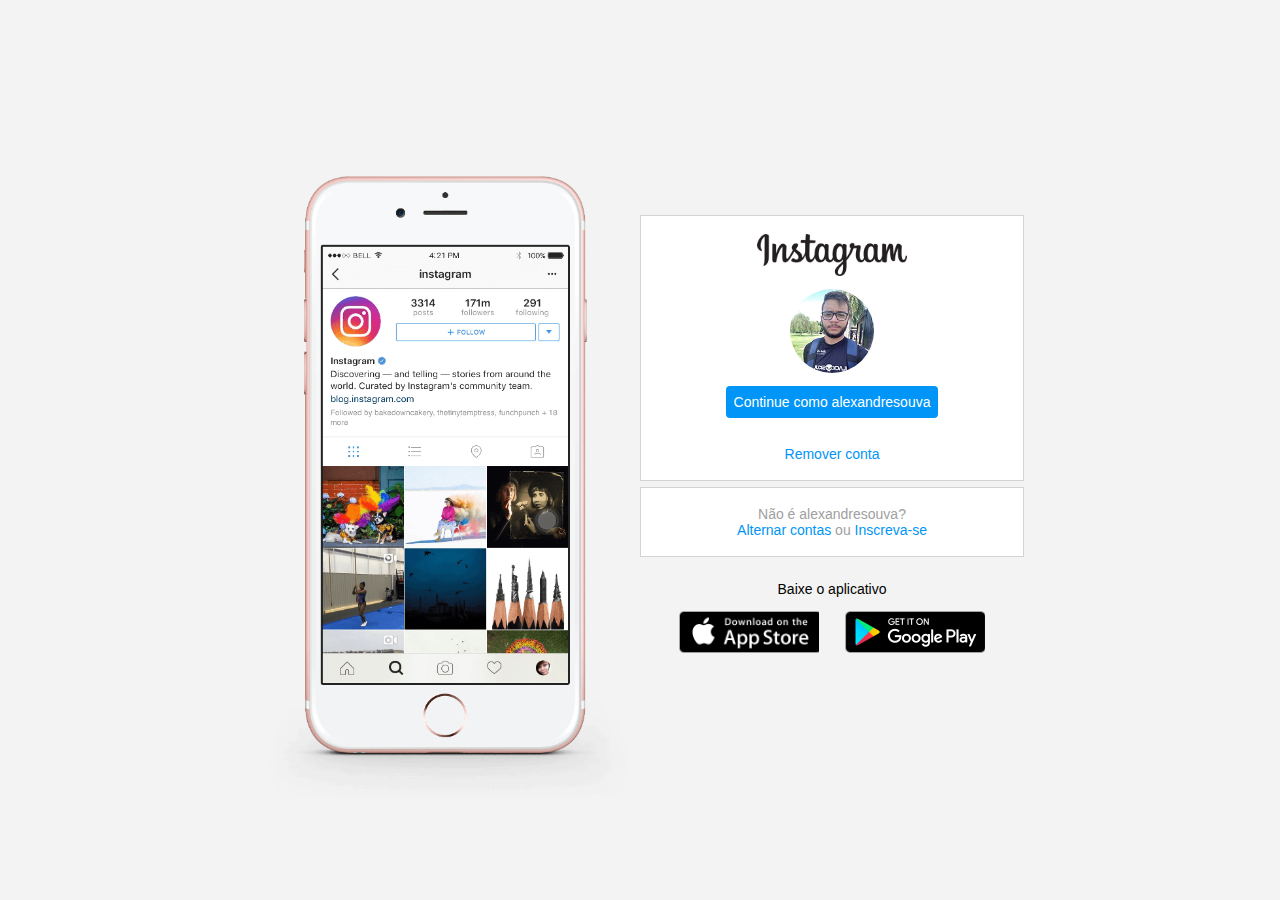
<file: index.html>
<!DOCTYPE html>
<html lang="en">
<head>
    <meta charset="UTF-8">
    <meta http-equiv="X-UA-Compatible" content="IE=edge">
    <meta name="viewport" content="width=device-width, initial-scale=1.0">
    <title>Login Page Instagram</title>
    <link rel="stylesheet" href="style.css">
</head>
<body>
    <div class="instagram_wrapper">
        <div class="instagram_phone">
            <img src="img/instagram-celular.png" alt="Imagem de um smartphone com Instagram aberto">
        </div>
        <div class="instagram_continue">
            <div class="group">
                <img src="img/instagram-logo.png" alt="Logo do Instagram" class="instagram_logo">
                <div class="profile_photo">
                    <img src="img/perfil-alexandre.jpg" alt="Foto de perfil">
                </div>
                <a href="#" class="instagram_login">Continue como alexandresouva</a>
                <a href="#" class="instagram_logout">Remover conta</a>
            </div>
            <div class="group">
                <p class="not_account">Não é alexandresouva?</p>
                <p class="not_account">
                    <span><a href="#" class="link_blue">Alternar contas</a> </span>
                    ou
                    <span><a href="#" class="link_blue">Inscreva-se</a></span>
                </p>
            </div>
            <div class="get_the_app">
                <p class="get_app">Baixe o aplicativo</p>
                <div class="download">
                    <a href="#" class="app_download"></a>
                    <a href="#" class="app_download"></a>
                </div>
            </div>
        </div>
    </div>    
</body>
</html>
</file>
<file: style.css>
*{
  padding: 0;
  margin: 0;
  box-sizing: border-box;
  text-decoration: none;
  font-family: sans-serif;
  font-size: 14px;
}

body {
  width: 100%;
  min-height: 100vh; /* A altura pode ser maior, caso haja conteiners maiores do que a dimensão especificada. Do contrário, esse valor se manterá. */
  background-color: rgb(243,243,243);
  margin: 0;
  padding: 0;
  display: flex;
  justify-content: center;
}

.instagram_wrapper {
  display: flex; /* Alinha os elementos em linha */
  align-items: center; /* Alinha os elementos verticalmente */
  justify-content: start; /* Começa da esquerda para direita*/
  width: 60%;
  height: 100vh;
}

.instagram_phone {
  display: flex;
  align-items: center;
  justify-content: center;
  width: 50%;
}

.instagram_phone img {
  height: 50rem;
}

.instagram_continue {
  display: flex;
  align-items: center; /* Horizontal */
  justify-content: space-around; /* Vertical */
  flex-direction: column;
  width: 50%;
  min-height: 34rem;
}

.group {
  display: flex;
  justify-content: space-between;
  align-items: center;
  flex-direction: column;
  background-color: #ffffff;
  width: 100%;
  padding: 1.3rem 0;
  border: 1px solid lightgray ;
}

.group:nth-child(1) {
  min-height: 19rem;
}

.instagram_logo {
  height: 3rem;
}

.profile_photo {
  display: flex;
  justify-content: center;
  align-items: center;
  border-radius: 50%; 
  overflow: hidden;
}

.profile_photo img {
  height: 6rem;
}

.instagram_login {
  background-color: #0095f6;
  color: #ffffff;
  padding: 8px;
  border-radius: 4px;
}

.instagram_logout {
  color: #0095f6;
  margin-top: 1rem;
}

.not_account {
  color: rgb(160,160,160);
}

.link_blue {
  color: #0095f6;
}

.get_the_app {
  display: flex;
  flex-direction: column;
  align-items: center;
  justify-content: center;
  width: 100%;
  padding: 1.3rem 0;
}

.download {
  display: flex;
  width: 100%;
  justify-content: space-evenly;
  align-items: center;
  padding: 1rem;
}

.app_download {
  height: 3rem;
  width: 10rem;
  background-size: cover;
}

.app_download:nth-child(1){
  background-image: url('img/apple-button.png');
}

.app_download:nth-child(2){
  background-image: url('img/googleplay-button.png');
}

/* media queries */

@media (max-width: 1024px) {
  .instagram_wrapper {
    width: 90% ;
  }
}

@media (max-width:650px) {
  body {
    background-color: #ffffff;
  }

  .instagram_wrapper{
    width: 90%;
  }

  .instagram_phone {
    display: none;
  }

  .instagram_continue {
    width: 100%;
  }

  .group	{
    border: 1px solid transparent;
  }
}
</file>
